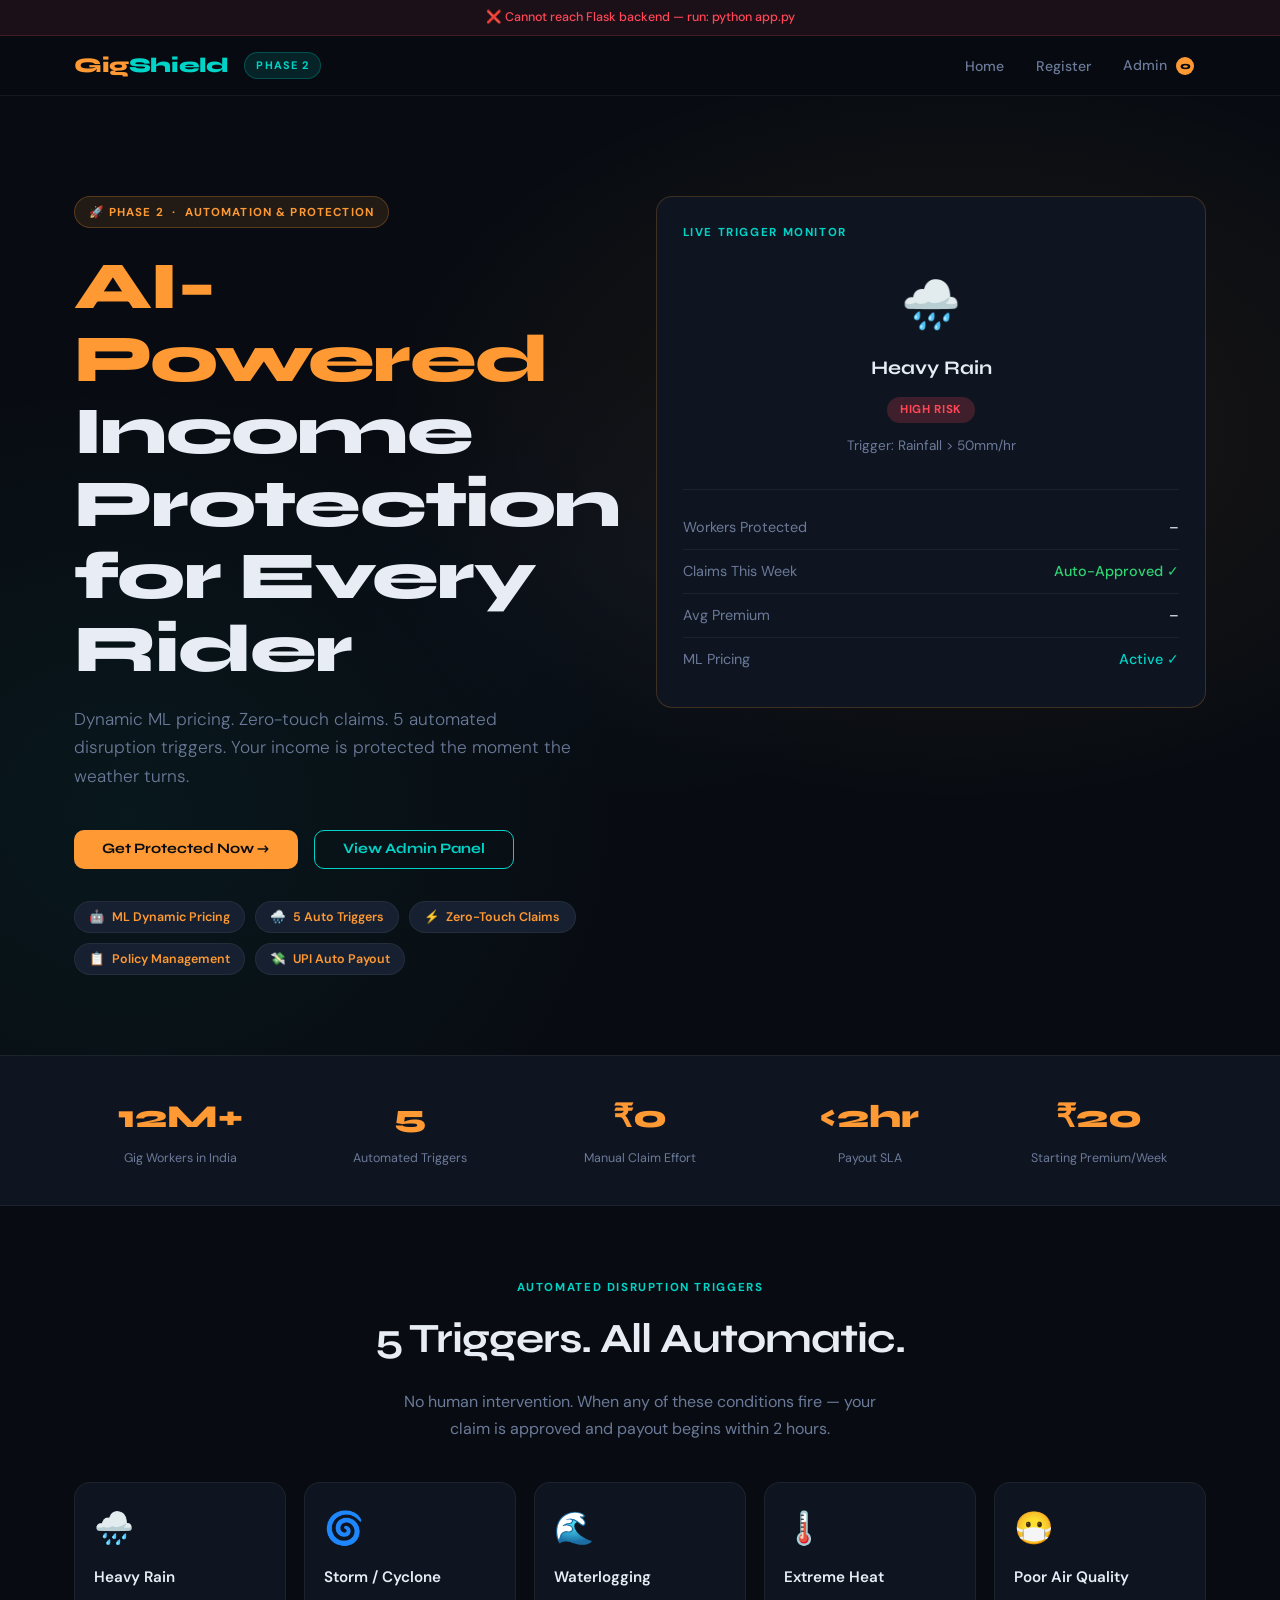
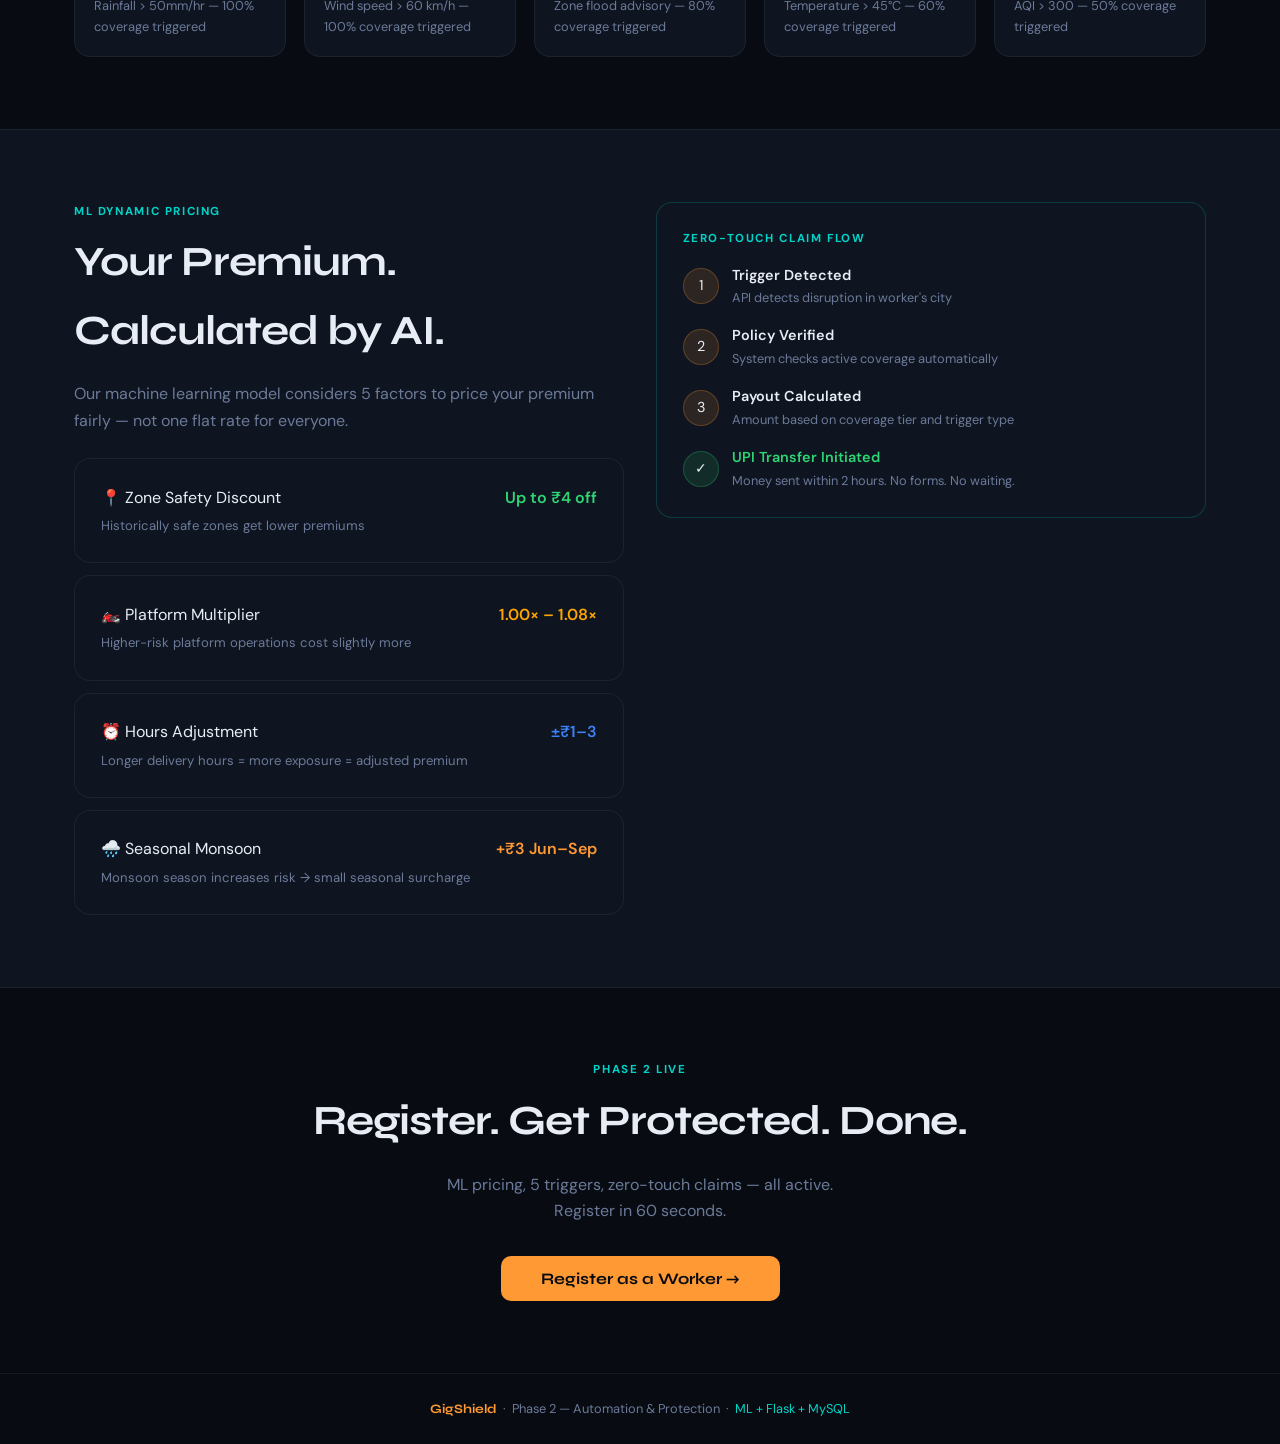
<file: gigshield_p2.html>
<!DOCTYPE html>
<html lang="en">
<head>
<meta charset="UTF-8"/>
<meta name="viewport" content="width=device-width, initial-scale=1.0"/>
<title>GigShield Phase 2 — AI Parametric Insurance</title>
<link rel="preconnect" href="https://fonts.googleapis.com"/>
<link href="https://fonts.googleapis.com/css2?family=Syne:wght@400;600;700;800&family=DM+Sans:ital,wght@0,300;0,400;0,500;1,300&display=swap" rel="stylesheet"/>
<style>
/* ── Variables ──────────────────────────────────────────── */
*,*::before,*::after{box-sizing:border-box;margin:0;padding:0}
:root{
  --bg:#080c12;--surface:#0f1520;--surface2:#172030;--surface3:#1e2a3e;
  --border:rgba(255,255,255,0.06);--border2:rgba(255,255,255,0.1);
  --saffron:#ff9933;--saffron2:#ffb366;--saffron3:rgba(255,153,51,0.15);
  --teal:#00d4c8;--teal2:rgba(0,212,200,0.12);
  --blue:#3b82f6;--blue2:rgba(59,130,246,0.12);
  --text:#e8edf5;--muted:#6b7a99;--muted2:#4a5568;
  --danger:#ff4757;--warn:#ffa502;--success:#2ed573;
  --r:16px;--r2:10px;--r3:8px;
  --glow-s:0 0 40px rgba(255,153,51,0.12);
  --shadow:0 8px 32px rgba(0,0,0,0.6);
}
html{scroll-behavior:smooth}
body{font-family:'DM Sans',sans-serif;background:var(--bg);color:var(--text);line-height:1.65;overflow-x:hidden;min-height:100vh}
h1,h2,h3,h4,h5,h6{font-family:'Syne',sans-serif;font-weight:700;letter-spacing:-.025em}
a{color:var(--saffron);text-decoration:none}
button,input,select{font-family:'DM Sans',sans-serif}

/* ── Pages ───────────────────────────────────────────────── */
.page{display:none;animation:pageIn .45s ease}
.page.active{display:block}
@keyframes pageIn{from{opacity:0;transform:translateY(18px)}to{opacity:1;transform:translateY(0)}}
@keyframes up{from{opacity:0;transform:translateY(28px)}to{opacity:1;transform:translateY(0)}}
@keyframes spin{to{transform:rotate(360deg)}}
@keyframes pulse{0%,100%{opacity:1;transform:scale(1)}50%{opacity:.5;transform:scale(.7)}}
@keyframes flash{0%{background:rgba(255,153,51,.25)}100%{background:transparent}}
@keyframes glow{0%,100%{box-shadow:0 0 20px rgba(255,153,51,.2)}50%{box-shadow:0 0 40px rgba(255,153,51,.45)}}
@keyframes countUp{from{opacity:0;transform:scale(.8)}to{opacity:1;transform:scale(1)}}
@keyframes slideRight{from{width:0}to{width:var(--w)}}

.fu{animation:up .6s ease both}
.fu1{animation-delay:.08s}.fu2{animation-delay:.18s}.fu3{animation-delay:.28s}.fu4{animation-delay:.38s}.fu5{animation-delay:.48s}

/* ── Nav ─────────────────────────────────────────────────── */
.nav{position:sticky;top:0;z-index:200;background:rgba(8,12,18,.92);backdrop-filter:blur(20px);border-bottom:1px solid var(--border);padding:.85rem 0}
.nav-inner{max-width:1180px;margin:0 auto;padding:0 1.5rem;display:flex;align-items:center;gap:1rem}
.brand{font-family:'Syne',sans-serif;font-weight:800;font-size:1.3rem;color:var(--saffron);border:none;background:none;cursor:pointer;letter-spacing:-.02em;flex-shrink:0}
.brand span{color:var(--teal)}
.phase-badge{background:rgba(0,212,200,.12);border:1px solid rgba(0,212,200,.25);color:var(--teal);font-size:.68rem;font-weight:700;letter-spacing:.1em;text-transform:uppercase;padding:.22rem .7rem;border-radius:50px;flex-shrink:0}
.nav-links{margin-left:auto;display:flex;align-items:center;gap:.5rem}
.nav-btn{color:var(--muted);font-size:.88rem;font-weight:500;cursor:pointer;background:none;border:none;padding:.4rem .75rem;border-radius:var(--r3);transition:color .2s,background .2s}
.nav-btn:hover{color:var(--text);background:var(--surface2)}
.nav-btn.active-nav{color:var(--saffron)}

/* ── Buttons ─────────────────────────────────────────────── */
.btn{display:inline-flex;align-items:center;justify-content:center;gap:.45rem;font-family:'Syne',sans-serif;font-weight:700;font-size:.9rem;padding:.7rem 1.75rem;border-radius:var(--r2);border:none;cursor:pointer;transition:all .2s;line-height:1;white-space:nowrap}
.btn-p{background:var(--saffron);color:#080c12}
.btn-p:hover:not(:disabled){background:var(--saffron2);transform:translateY(-2px);box-shadow:0 10px 28px rgba(255,153,51,.4)}
.btn-p:disabled{opacity:.5;cursor:not-allowed}
.btn-t{background:transparent;color:var(--teal);border:1.5px solid var(--teal)}
.btn-t:hover{background:var(--teal2)}
.btn-g{background:var(--surface2);color:var(--text);border:1px solid var(--border2)}
.btn-g:hover{background:var(--surface3)}
.btn-danger{background:rgba(255,71,87,.15);color:var(--danger);border:1px solid rgba(255,71,87,.3)}
.btn-danger:hover{background:rgba(255,71,87,.25)}
.btn-sm{padding:.38rem .9rem;font-size:.8rem}
.btn-xs{padding:.25rem .65rem;font-size:.74rem}
.btn-del{background:rgba(255,71,87,.1);color:var(--danger);border:1px solid rgba(255,71,87,.2);border-radius:var(--r3);padding:.28rem .65rem;font-size:.78rem;cursor:pointer;transition:background .2s;line-height:1}
.btn-del:hover{background:rgba(255,71,87,.22)}

/* ── Layout ──────────────────────────────────────────────── */
.wrap{max-width:1180px;margin:0 auto;padding:0 1.5rem}
.sec{padding:72px 0}
.g2{display:grid;grid-template-columns:1fr 1fr;gap:2rem;align-items:start}
.g3{display:grid;grid-template-columns:repeat(auto-fit,minmax(260px,1fr));gap:1.1rem}
.g4{display:grid;grid-template-columns:repeat(auto-fit,minmax(200px,1fr));gap:1rem}
@media(max-width:820px){.g2{grid-template-columns:1fr}}

/* ── Cards ───────────────────────────────────────────────── */
.card{background:var(--surface);border:1px solid var(--border);border-radius:var(--r);padding:1.6rem;transition:border-color .25s,transform .25s}
.card:hover{border-color:rgba(255,153,51,.2);transform:translateY(-3px)}
.card-flat{background:var(--surface);border:1px solid var(--border);border-radius:var(--r);padding:1.6rem}

/* ── Typography helpers ──────────────────────────────────── */
.label{font-size:.72rem;font-weight:700;letter-spacing:.14em;text-transform:uppercase;color:var(--teal);display:block;margin-bottom:.45rem}
.sec-title{font-size:clamp(1.7rem,3.5vw,2.6rem);margin-bottom:1rem}
.muted{color:var(--muted)}
.accent{color:var(--saffron)}.accent2{color:var(--teal)}
hr.div{border:none;border-top:1px solid var(--border);margin:1rem 0}

/* ── DB bar ──────────────────────────────────────────────── */
.db-bar{padding:.45rem 0;text-align:center;font-size:.78rem;font-weight:500}
.db-bar.ok{background:rgba(0,212,200,.08);border-bottom:1px solid rgba(0,212,200,.18);color:var(--teal)}
.db-bar.err{background:rgba(255,71,87,.08);border-bottom:1px solid rgba(255,71,87,.18);color:var(--danger)}
.db-bar.loading{background:rgba(255,153,51,.06);border-bottom:1px solid rgba(255,153,51,.14);color:var(--saffron)}

/* ── Toast ───────────────────────────────────────────────── */
.toast{position:fixed;top:72px;right:1.5rem;z-index:9999;padding:.85rem 1.4rem;border-radius:var(--r2);font-size:.9rem;font-weight:500;border:1px solid;max-width:380px;box-shadow:var(--shadow);animation:slideIn .3s ease}
@keyframes slideIn{from{opacity:0;transform:translateX(30px)}to{opacity:1;transform:translateX(0)}}
.toast.ok{background:rgba(46,213,115,.1);border-color:rgba(46,213,115,.3);color:var(--success)}
.toast.err{background:rgba(255,71,87,.1);border-color:rgba(255,71,87,.3);color:var(--danger)}
.toast.info{background:rgba(59,130,246,.1);border-color:rgba(59,130,246,.3);color:var(--blue)}

/* ── Spinner ─────────────────────────────────────────────── */
.spin{display:inline-block;width:16px;height:16px;border:2px solid rgba(255,153,51,.3);border-top-color:var(--saffron);border-radius:50%;animation:spin .7s linear infinite;vertical-align:middle;margin-right:.4rem}

/* ── Info rows ───────────────────────────────────────────── */
.irow{display:flex;justify-content:space-between;align-items:center;padding:.6rem 0;border-bottom:1px solid var(--border);font-size:.9rem}
.irow:last-child{border-bottom:none}
.il{color:var(--muted)}.iv{font-weight:500}

/* ── Chips ───────────────────────────────────────────────── */
.chip-s{background:rgba(255,153,51,.15);color:var(--saffron);border-radius:50px;padding:.18rem .72rem;font-size:.78rem;font-weight:700;white-space:nowrap}
.chip-t{background:rgba(0,212,200,.1);color:var(--teal);border-radius:5px;padding:.15rem .6rem;font-size:.78rem;white-space:nowrap}
.chip-g{background:rgba(46,213,115,.1);color:var(--success);border-radius:5px;padding:.15rem .6rem;font-size:.78rem;font-weight:600}
.chip-r{background:rgba(255,71,87,.1);color:var(--danger);border-radius:5px;padding:.15rem .6rem;font-size:.78rem;font-weight:600}
.chip-b{background:rgba(59,130,246,.1);color:var(--blue);border-radius:5px;padding:.15rem .6rem;font-size:.78rem;font-weight:600}

/* ── Live dot ────────────────────────────────────────────── */
.ldot{display:inline-block;width:7px;height:7px;border-radius:50%;background:var(--success);margin-right:.4rem;animation:pulse 1.4s infinite;vertical-align:middle}

/* ── New row flash ───────────────────────────────────────── */
.new-row{animation:flash 2.5s ease forwards}

/* ════════════════════════════════════════════════════════════
   PAGE 1 — LANDING
════════════════════════════════════════════════════════════ */
.hero{position:relative;padding:100px 0 80px;overflow:hidden}
.hero::before{content:'';position:absolute;inset:0;pointer-events:none;
  background:
    radial-gradient(ellipse 70% 60% at 75% 35%,rgba(255,153,51,.08) 0%,transparent 65%),
    radial-gradient(ellipse 60% 70% at 10% 75%,rgba(0,212,200,.06) 0%,transparent 65%),
    radial-gradient(ellipse 40% 40% at 50% 50%,rgba(59,130,246,.04) 0%,transparent 60%)}
.hero-badge{display:inline-flex;align-items:center;gap:.4rem;background:rgba(255,153,51,.1);border:1px solid rgba(255,153,51,.25);color:var(--saffron);font-size:.72rem;font-weight:700;letter-spacing:.1em;text-transform:uppercase;padding:.32rem .9rem;border-radius:50px;margin-bottom:1.4rem}
.hero-title{font-size:clamp(2.4rem,5.5vw,4.2rem);font-weight:800;line-height:1.08;margin-bottom:1.2rem}
.hero-sub{font-size:1.08rem;color:var(--muted);max-width:500px;margin-bottom:2.5rem;font-weight:300}
.hero-btns{display:flex;gap:1rem;flex-wrap:wrap}

/* Phase 2 feature pills */
.feat-pills{display:flex;gap:.6rem;flex-wrap:wrap;margin-top:2rem}
.feat-pill{background:var(--surface2);border:1px solid var(--border);border-radius:50px;padding:.3rem .9rem;font-size:.78rem;color:var(--muted);display:flex;align-items:center;gap:.4rem}
.feat-pill span{color:var(--saffron);font-weight:600}

/* Stats */
.stats-bar{background:var(--surface);border-top:1px solid var(--border);border-bottom:1px solid var(--border);padding:2.2rem 0}
.stats-g{display:grid;grid-template-columns:repeat(5,1fr);gap:1rem;text-align:center}
@media(max-width:700px){.stats-g{grid-template-columns:repeat(3,1fr)}}
.snum{font-family:'Syne',sans-serif;font-size:2rem;font-weight:800;color:var(--saffron);display:block}
.slbl{font-size:.78rem;color:var(--muted)}

/* Step */
.snum-badge{width:40px;height:40px;border-radius:50%;flex-shrink:0;background:rgba(255,153,51,.1);border:1px solid rgba(255,153,51,.25);display:flex;align-items:center;justify-content:center;font-family:'Syne',sans-serif;font-weight:800;color:var(--saffron)}

/* Trigger cards */
.trigger-card{background:var(--surface);border:1px solid var(--border);border-radius:var(--r);padding:1.2rem;transition:all .25s;cursor:default}
.trigger-card:hover{border-color:rgba(255,153,51,.3);transform:translateY(-2px)}
.t-icon{font-size:2rem;margin-bottom:.6rem;display:block}
.t-title{font-size:.95rem;font-weight:600;margin-bottom:.3rem}
.t-desc{font-size:.8rem;color:var(--muted)}

/* ════════════════════════════════════════════════════════════
   PAGE 2 — REGISTER
════════════════════════════════════════════════════════════ */
.reg-page{min-height:calc(100vh - 100px);display:flex;align-items:flex-start;padding:50px 0 80px}
.reg-grid{display:grid;grid-template-columns:1fr 420px;gap:2rem;align-items:start}
@media(max-width:900px){.reg-grid{grid-template-columns:1fr}}
.form-card{background:var(--surface);border:1px solid var(--border);border-radius:20px;padding:2.4rem 2.6rem;box-shadow:var(--shadow),var(--glow-s)}
@media(max-width:600px){.form-card{padding:1.7rem 1.4rem}}
.field{margin-bottom:1rem}
.field label{display:block;font-size:.8rem;font-weight:600;color:var(--muted);margin-bottom:.38rem;letter-spacing:.04em}
.field input,.field select{width:100%;background:var(--surface2);border:1px solid var(--border2);color:var(--text);border-radius:var(--r2);padding:.7rem 1rem;font-size:.94rem;outline:none;transition:border-color .2s,box-shadow .2s;appearance:none}
.field input:focus,.field select:focus{border-color:var(--saffron);box-shadow:0 0 0 3px rgba(255,153,51,.12)}
.field input::placeholder{color:var(--muted2)}
.field select option{background:var(--surface2);color:var(--text)}
.field-row{display:grid;grid-template-columns:1fr 1fr;gap:1rem}

/* ML Pricing panel */
.pricing-panel{background:var(--surface);border:1px solid var(--border);border-radius:var(--r);padding:1.4rem;position:sticky;top:80px}
.pricing-loading{text-align:center;padding:2rem;color:var(--muted);font-size:.88rem}
.pricing-breakdown{display:flex;flex-direction:column;gap:.5rem}
.pb-row{display:flex;justify-content:space-between;font-size:.85rem;padding:.35rem 0;border-bottom:1px solid var(--border)}
.pb-row:last-child{border-bottom:none;font-weight:700;font-size:.95rem}
.pb-label{color:var(--muted)}
.pb-val{font-weight:500}
.final-premium{text-align:center;margin:1rem 0;padding:1rem;background:var(--saffron3);border:1px solid rgba(255,153,51,.3);border-radius:var(--r2);animation:glow 2s infinite}
.fp-amt{font-family:'Syne',sans-serif;font-size:2.8rem;font-weight:800;color:var(--saffron);display:block;line-height:1}
.fp-lbl{font-size:.8rem;color:var(--muted);margin-top:.2rem}
.risk-meter{margin-top:.8rem}
.rm-label{font-size:.74rem;color:var(--muted);margin-bottom:.35rem;display:flex;justify-content:space-between}
.rm-bar{height:6px;background:var(--surface3);border-radius:3px;overflow:hidden}
.rm-fill{height:100%;border-radius:3px;transition:width .5s ease}
.savings-badge{background:rgba(46,213,115,.1);border:1px solid rgba(46,213,115,.25);border-radius:var(--r2);padding:.5rem .8rem;text-align:center;font-size:.8rem;color:var(--success);margin-top:.7rem}

/* ════════════════════════════════════════════════════════════
   PAGE 3 — DASHBOARD
════════════════════════════════════════════════════════════ */
.dash-page{padding:50px 0 80px}
.dash-grid{display:grid;grid-template-columns:360px 1fr;gap:1.4rem}
@media(max-width:960px){.dash-grid{grid-template-columns:1fr}}
.avatar{width:64px;height:64px;border-radius:50%;flex-shrink:0;background:linear-gradient(135deg,var(--saffron),var(--teal));display:flex;align-items:center;justify-content:center;font-family:'Syne',sans-serif;font-weight:800;font-size:1.4rem;color:#080c12}
.premium-block{background:linear-gradient(135deg,rgba(255,153,51,.16),rgba(255,153,51,.03));border:1px solid rgba(255,153,51,.3);border-radius:var(--r);padding:1.5rem;text-align:center;margin-top:1rem;animation:glow 3s infinite}
.p-amt{font-family:'Syne',sans-serif;font-size:3rem;font-weight:800;color:var(--saffron);line-height:1;display:block}
.p-lbl{font-size:.8rem;color:var(--muted);margin-top:.25rem}

/* Disruption monitor */
.disrupt-card{border-radius:var(--r);padding:1.5rem;border:1px solid var(--border);margin-bottom:1rem;transition:all .4s}
.disrupt-card.high{background:rgba(255,71,87,.07);border-color:rgba(255,71,87,.3)}
.disrupt-card.medium{background:rgba(255,165,2,.07);border-color:rgba(255,165,2,.3)}
.disrupt-card.low{background:rgba(46,213,115,.06);border-color:rgba(46,213,115,.25)}
.d-top{display:flex;align-items:flex-start;justify-content:space-between;gap:1rem;flex-wrap:wrap}
.d-icon{font-size:2.8rem;line-height:1}
.d-pill{display:inline-block;padding:.22rem .8rem;border-radius:50px;font-size:.72rem;font-weight:700;letter-spacing:.06em;text-transform:uppercase;margin-top:.3rem}
.d-pill.high{background:rgba(255,71,87,.2);color:var(--danger)}
.d-pill.medium{background:rgba(255,165,2,.2);color:var(--warn)}
.d-pill.low{background:rgba(46,213,115,.18);color:var(--success)}
.d-msg{font-size:.87rem;margin-top:.9rem;opacity:.88;line-height:1.6}

/* Active triggers list */
.trigger-list{display:flex;gap:.5rem;flex-wrap:wrap;margin-top:.75rem}
.t-tag{background:rgba(255,71,87,.12);border:1px solid rgba(255,71,87,.25);color:var(--danger);border-radius:50px;padding:.18rem .7rem;font-size:.74rem;font-weight:600}

/* Claim button */
.claim-section{margin-top:1rem;padding:1.2rem;background:var(--surface2);border-radius:var(--r2);border:1px solid var(--border)}

/* ════════════════════════════════════════════════════════════
   PAGE 4 — POLICY
════════════════════════════════════════════════════════════ */
.policy-page{padding:50px 0 80px}
.policy-header{background:linear-gradient(135deg,var(--surface),var(--surface2));border:1px solid var(--border);border-radius:var(--r);padding:2rem;margin-bottom:1.5rem;position:relative;overflow:hidden}
.policy-header::before{content:'';position:absolute;top:-30px;right:-30px;width:150px;height:150px;background:radial-gradient(circle,rgba(255,153,51,.1),transparent 70%)}
.policy-num{font-family:'Syne',sans-serif;font-size:1.6rem;font-weight:800;color:var(--saffron)}
.policy-status{display:inline-flex;align-items:center;gap:.4rem;background:rgba(46,213,115,.12);border:1px solid rgba(46,213,115,.25);color:var(--success);font-size:.78rem;font-weight:700;padding:.3rem .8rem;border-radius:50px}
.trigger-grid{display:grid;grid-template-columns:repeat(auto-fit,minmax(200px,1fr));gap:.85rem;margin-top:1rem}
.trigger-item{background:var(--surface2);border:1px solid var(--border);border-radius:var(--r2);padding:1rem;display:flex;align-items:flex-start;gap:.75rem}
.ti-icon{font-size:1.6rem;flex-shrink:0}
.ti-label{font-size:.85rem;font-weight:600;margin-bottom:.15rem}
.ti-threshold{font-size:.75rem;color:var(--muted)}

/* ════════════════════════════════════════════════════════════
   PAGE 5 — CLAIMS
════════════════════════════════════════════════════════════ */
.claims-page{padding:50px 0 80px}
.claim-card{background:var(--surface);border:1px solid var(--border);border-radius:var(--r);padding:1.4rem;margin-bottom:.85rem;transition:border-color .2s}
.claim-card:hover{border-color:rgba(255,153,51,.2)}
.claim-header{display:flex;justify-content:space-between;align-items:flex-start;flex-wrap:wrap;gap:.75rem;margin-bottom:.85rem}
.claim-id{font-family:'Syne',sans-serif;font-weight:700;font-size:1rem;color:var(--saffron)}
.claim-amount{font-family:'Syne',sans-serif;font-size:1.6rem;font-weight:800;color:var(--success)}
.payout-bar{margin-top:.75rem}
.pb-label-row{display:flex;justify-content:space-between;font-size:.75rem;color:var(--muted);margin-bottom:.3rem}
.pb-track{height:5px;background:var(--surface3);border-radius:3px;overflow:hidden}
.pb-fill{height:100%;background:linear-gradient(90deg,var(--saffron),var(--saffron2));border-radius:3px;transition:width .6s ease}

/* Zero-touch banner */
.zt-banner{background:linear-gradient(135deg,rgba(46,213,115,.1),rgba(0,212,200,.08));border:1px solid rgba(46,213,115,.2);border-radius:var(--r);padding:1.4rem;margin-bottom:1.5rem;display:flex;align-items:center;gap:1rem;flex-wrap:wrap}
.zt-icon{font-size:2.5rem;flex-shrink:0}
.zt-title{font-family:'Syne',sans-serif;font-weight:700;font-size:1.1rem;margin-bottom:.2rem}
.zt-desc{font-size:.85rem;color:var(--muted)}

/* ════════════════════════════════════════════════════════════
   PAGE 6 — ADMIN
════════════════════════════════════════════════════════════ */
.admin-page{padding:50px 0 80px}
.admin-stat{display:grid;grid-template-columns:repeat(4,1fr);gap:1rem;margin-bottom:2rem}
@media(max-width:780px){.admin-stat{grid-template-columns:repeat(2,1fr)}}
.as-card{background:var(--surface);border:1px solid var(--border);border-radius:var(--r);padding:1.3rem;text-align:center}
.as-big{font-family:'Syne',sans-serif;font-size:2.3rem;font-weight:800;display:block;line-height:1.1;animation:countUp .5s ease}
.as-lbl{font-size:.78rem;color:var(--muted);margin-top:.2rem;display:block}
.table-wrap{background:var(--surface);border:1px solid var(--border);border-radius:var(--r);overflow:hidden}
.t-head{display:flex;align-items:center;justify-content:space-between;padding:1.1rem 1.4rem;border-bottom:1px solid var(--border);flex-wrap:wrap;gap:.75rem}
table{width:100%;border-collapse:collapse}
thead th{background:var(--surface2);color:var(--muted);font-size:.7rem;letter-spacing:.1em;text-transform:uppercase;font-weight:700;padding:.75rem 1rem;text-align:left;white-space:nowrap}
tbody tr{border-bottom:1px solid var(--border);transition:background .15s}
tbody tr:last-child{border-bottom:none}
tbody tr:hover{background:rgba(255,255,255,.018)}
tbody td{padding:.8rem 1rem;font-size:.88rem;vertical-align:middle}
.empty-s{text-align:center;padding:3.5rem;color:var(--muted)}
.empty-s .ei{font-size:2.8rem;margin-bottom:.9rem;display:block}
.tier-ref{display:flex;gap:.65rem;flex-wrap:wrap;margin-top:1.2rem}
.tier-i{background:var(--surface);border:1px solid var(--border);border-radius:var(--r2);padding:.48rem .95rem;font-size:.8rem}

/* Footer */
footer{border-top:1px solid var(--border);padding:1.5rem 0;text-align:center;font-size:.8rem;color:var(--muted)}
.bf{font-family:'Syne',sans-serif;font-weight:700;color:var(--saffron)}

/* Scrollbar */
::-webkit-scrollbar{width:5px}::-webkit-scrollbar-track{background:var(--bg)}::-webkit-scrollbar-thumb{background:var(--surface3);border-radius:3px}
</style>
</head>
<body>

<!-- DB BAR -->
<div class="db-bar loading" id="db-bar"><span class="spin"></span> Connecting to GigShield backend…</div>

<!-- NAV -->
<nav class="nav">
  <div class="nav-inner">
    <button class="brand" onclick="go('home')">Gig<span>Shield</span></button>
    <span class="phase-badge">Phase 2</span>
    <div class="nav-links">
      <button class="nav-btn" onclick="go('home')">Home</button>
      <button class="nav-btn" onclick="go('register')">Register</button>
      <button class="nav-btn" onclick="go('policy')" id="nav-policy" style="display:none">Policy</button>
      <button class="nav-btn" onclick="go('claims')" id="nav-claims" style="display:none">Claims</button>
      <button class="nav-btn" onclick="go('admin')">
        Admin
        <span id="nav-badge" style="display:inline-flex;align-items:center;justify-content:center;background:var(--saffron);color:#080c12;font-family:'Syne',sans-serif;font-weight:800;font-size:.64rem;width:18px;height:18px;border-radius:50%;margin-left:.3rem;vertical-align:middle;line-height:1">0</span>
      </button>
    </div>
  </div>
</nav>

<div id="toast" class="toast" style="display:none"></div>

<!-- ══════════════════ PAGE 1 — HOME ══════════════════════ -->
<div id="page-home" class="page active">

  <!-- Hero -->
  <section class="hero">
    <div class="wrap">
      <div class="g2">
        <div class="fu">
          <div class="hero-badge">🚀 Phase 2 &nbsp;·&nbsp; Automation &amp; Protection</div>
          <h1 class="hero-title">
            <span class="accent">AI-Powered</span><br>
            Income Protection<br>
            for Every Rider
          </h1>
          <p class="hero-sub">Dynamic ML pricing. Zero-touch claims. 5 automated disruption triggers. Your income is protected the moment the weather turns.</p>
          <div class="hero-btns">
            <button class="btn btn-p" onclick="go('register')">Get Protected Now →</button>
            <button class="btn btn-t" onclick="go('admin')">View Admin Panel</button>
          </div>
          <div class="feat-pills">
            <div class="feat-pill">🤖 <span>ML Dynamic Pricing</span></div>
            <div class="feat-pill">🌧️ <span>5 Auto Triggers</span></div>
            <div class="feat-pill">⚡ <span>Zero-Touch Claims</span></div>
            <div class="feat-pill">📋 <span>Policy Management</span></div>
            <div class="feat-pill">💸 <span>UPI Auto Payout</span></div>
          </div>
        </div>
        <!-- Right: live trigger monitor -->
        <div class="fu fu2">
          <div class="card-flat" style="border-color:rgba(255,153,51,.2)">
            <div class="label">Live Trigger Monitor</div>
            <div id="home-trigger-display" style="text-align:center;padding:1rem 0">
              <div style="font-size:3rem">🌧️</div>
              <div style="font-family:'Syne',sans-serif;font-weight:700;font-size:1.2rem;margin:.5rem 0">Heavy Rain</div>
              <span class="d-pill high">High Risk</span>
              <p class="muted" style="font-size:.85rem;margin-top:.75rem">Trigger: Rainfall > 50mm/hr</p>
            </div>
            <hr class="div"/>
            <div class="irow"><span class="il">Workers Protected</span><span class="iv" id="home-workers">–</span></div>
            <div class="irow"><span class="il">Claims This Week</span><span class="iv" style="color:var(--success)">Auto-Approved ✓</span></div>
            <div class="irow"><span class="il">Avg Premium</span><span class="iv" id="home-avg">–</span></div>
            <div class="irow"><span class="il">ML Pricing</span><span class="iv" style="color:var(--teal)">Active ✓</span></div>
          </div>
        </div>
      </div>
    </div>
  </section>

  <!-- Stats -->
  <div class="stats-bar">
    <div class="wrap">
      <div class="stats-g">
        <div class="fu fu1"><span class="snum">12M+</span><span class="slbl">Gig Workers in India</span></div>
        <div class="fu fu2"><span class="snum">5</span><span class="slbl">Automated Triggers</span></div>
        <div class="fu fu3"><span class="snum">₹0</span><span class="slbl">Manual Claim Effort</span></div>
        <div class="fu fu4"><span class="snum">&lt;2hr</span><span class="slbl">Payout SLA</span></div>
        <div class="fu fu5"><span class="snum">₹20</span><span class="slbl">Starting Premium/Week</span></div>
      </div>
    </div>
  </div>

  <!-- 5 Triggers -->
  <section class="sec">
    <div class="wrap">
      <div style="text-align:center;margin-bottom:2.5rem">
        <span class="label">Automated Disruption Triggers</span>
        <h2 class="sec-title">5 Triggers. All Automatic.</h2>
        <p class="muted" style="max-width:500px;margin:0 auto">No human intervention. When any of these conditions fire — your claim is approved and payout begins within 2 hours.</p>
      </div>
      <div class="g3" style="grid-template-columns:repeat(auto-fit,minmax(200px,1fr))">
        <div class="trigger-card fu fu1"><span class="t-icon">🌧️</span><div class="t-title">Heavy Rain</div><div class="t-desc">Rainfall &gt; 50mm/hr — 100% coverage triggered</div></div>
        <div class="trigger-card fu fu2"><span class="t-icon">🌀</span><div class="t-title">Storm / Cyclone</div><div class="t-desc">Wind speed &gt; 60 km/h — 100% coverage triggered</div></div>
        <div class="trigger-card fu fu3"><span class="t-icon">🌊</span><div class="t-title">Waterlogging</div><div class="t-desc">Zone flood advisory — 80% coverage triggered</div></div>
        <div class="trigger-card fu fu4"><span class="t-icon">🌡️</span><div class="t-title">Extreme Heat</div><div class="t-desc">Temperature &gt; 45°C — 60% coverage triggered</div></div>
        <div class="trigger-card fu fu5"><span class="t-icon">😷</span><div class="t-title">Poor Air Quality</div><div class="t-desc">AQI &gt; 300 — 50% coverage triggered</div></div>
      </div>
    </div>
  </section>

  <!-- ML Pricing -->
  <section class="sec" style="background:var(--surface);border-top:1px solid var(--border);border-bottom:1px solid var(--border)">
    <div class="wrap">
      <div class="g2">
        <div class="fu">
          <span class="label">ML Dynamic Pricing</span>
          <h2 class="sec-title">Your Premium. Calculated by AI.</h2>
          <p class="muted" style="margin-bottom:1.5rem">Our machine learning model considers 5 factors to price your premium fairly — not one flat rate for everyone.</p>
          <div style="display:flex;flex-direction:column;gap:.75rem">
            <div class="card-flat"><div style="display:flex;justify-content:space-between;align-items:center"><span>📍 Zone Safety Discount</span><span style="color:var(--success);font-weight:600">Up to ₹4 off</span></div><div class="muted" style="font-size:.82rem;margin-top:.25rem">Historically safe zones get lower premiums</div></div>
            <div class="card-flat"><div style="display:flex;justify-content:space-between;align-items:center"><span>🏍️ Platform Multiplier</span><span style="color:var(--warn);font-weight:600">1.00× – 1.08×</span></div><div class="muted" style="font-size:.82rem;margin-top:.25rem">Higher-risk platform operations cost slightly more</div></div>
            <div class="card-flat"><div style="display:flex;justify-content:space-between;align-items:center"><span>⏰ Hours Adjustment</span><span style="color:var(--blue);font-weight:600">±₹1–3</span></div><div class="muted" style="font-size:.82rem;margin-top:.25rem">Longer delivery hours = more exposure = adjusted premium</div></div>
            <div class="card-flat"><div style="display:flex;justify-content:space-between;align-items:center"><span>🌧️ Seasonal Monsoon</span><span style="color:var(--saffron);font-weight:600">+₹3 Jun–Sep</span></div><div class="muted" style="font-size:.82rem;margin-top:.25rem">Monsoon season increases risk → small seasonal surcharge</div></div>
          </div>
        </div>
        <div class="fu fu2">
          <div class="card-flat" style="border-color:rgba(0,212,200,.2)">
            <div class="label" style="margin-bottom:1rem">Zero-Touch Claim Flow</div>
            <div style="display:flex;flex-direction:column;gap:1rem">
              <div style="display:flex;align-items:center;gap:.85rem"><div style="width:36px;height:36px;border-radius:50%;background:rgba(255,153,51,.12);border:1px solid rgba(255,153,51,.25);display:flex;align-items:center;justify-content:center;font-size:.9rem;flex-shrink:0">1</div><div><div style="font-weight:600;font-size:.9rem">Trigger Detected</div><div class="muted" style="font-size:.8rem">API detects disruption in worker's city</div></div></div>
              <div style="display:flex;align-items:center;gap:.85rem"><div style="width:36px;height:36px;border-radius:50%;background:rgba(255,153,51,.12);border:1px solid rgba(255,153,51,.25);display:flex;align-items:center;justify-content:center;font-size:.9rem;flex-shrink:0">2</div><div><div style="font-weight:600;font-size:.9rem">Policy Verified</div><div class="muted" style="font-size:.8rem">System checks active coverage automatically</div></div></div>
              <div style="display:flex;align-items:center;gap:.85rem"><div style="width:36px;height:36px;border-radius:50%;background:rgba(255,153,51,.12);border:1px solid rgba(255,153,51,.25);display:flex;align-items:center;justify-content:center;font-size:.9rem;flex-shrink:0">3</div><div><div style="font-weight:600;font-size:.9rem">Payout Calculated</div><div class="muted" style="font-size:.8rem">Amount based on coverage tier and trigger type</div></div></div>
              <div style="display:flex;align-items:center;gap:.85rem"><div style="width:36px;height:36px;border-radius:50%;background:rgba(46,213,115,.12);border:1px solid rgba(46,213,115,.25);display:flex;align-items:center;justify-content:center;font-size:.9rem;flex-shrink:0">✓</div><div><div style="font-weight:600;font-size:.9rem;color:var(--success)">UPI Transfer Initiated</div><div class="muted" style="font-size:.8rem">Money sent within 2 hours. No forms. No waiting.</div></div></div>
            </div>
          </div>
        </div>
      </div>
    </div>
  </section>

  <!-- CTA -->
  <section class="sec" style="text-align:center">
    <div class="wrap fu">
      <span class="label" style="display:block;margin-bottom:.5rem">Phase 2 Live</span>
      <h2 class="sec-title">Register. Get Protected. Done.</h2>
      <p class="muted" style="max-width:420px;margin:.5rem auto 2rem">ML pricing, 5 triggers, zero-touch claims — all active. Register in 60 seconds.</p>
      <button class="btn btn-p" style="font-size:1rem;padding:.9rem 2.5rem" onclick="go('register')">Register as a Worker →</button>
    </div>
  </section>

  <footer><div class="wrap"><span class="bf">GigShield</span> &nbsp;·&nbsp; Phase 2 — Automation &amp; Protection &nbsp;·&nbsp; <span style="color:var(--teal)">ML + Flask + MySQL</span></div></footer>
</div>

<!-- ══════════════════ PAGE 2 — REGISTER ══════════════════ -->
<div id="page-register" class="page">
  <div class="reg-page">
    <div class="wrap">
      <div style="margin-bottom:1.8rem">
        <span class="label">Worker Registration</span>
        <h2 class="sec-title" style="margin-bottom:.4rem">Register &amp; See Your AI-Priced Premium</h2>
        <p class="muted">Fill in your details — our ML model calculates your personalised premium in real-time.</p>
      </div>
      <div class="reg-grid">

        <!-- Form -->
        <div class="form-card">
          <div class="field">
            <label for="f-name">Full Name</label>
            <input type="text" id="f-name" placeholder="e.g. Ravi Kumar" autocomplete="off" oninput="debouncePricing()"/>
          </div>
          <div class="field-row">
            <div class="field">
              <label for="f-city">City</label>
              <select id="f-city" onchange="fetchPricing()">
                <option value="" disabled selected>Select city</option>
                <option>Mumbai</option><option>Delhi</option><option>Bengaluru</option>
                <option>Chennai</option><option>Hyderabad</option><option>Kolkata</option>
                <option>Pune</option><option>Ahmedabad</option><option>Jaipur</option><option>Surat</option>
              </select>
            </div>
            <div class="field">
              <label for="f-platform">Platform</label>
              <select id="f-platform" onchange="fetchPricing()">
                <option value="" disabled selected>Select platform</option>
                <option>Swiggy</option><option>Zomato</option><option>Amazon</option>
                <option>Blinkit</option><option>Zepto</option><option>Dunzo</option><option>Other</option>
              </select>
            </div>
          </div>
          <div class="field-row">
            <div class="field">
              <label for="f-income">Avg Daily Income (₹)</label>
              <input type="number" id="f-income" placeholder="e.g. 950" min="1" oninput="fetchPricing()"/>
            </div>
            <div class="field">
              <label for="f-hours">Hours / Day</label>
              <input type="number" id="f-hours" placeholder="8" min="1" max="18" value="8" oninput="fetchPricing()"/>
            </div>
          </div>
          <button class="btn btn-p" id="reg-btn" style="width:100%;margin-top:.75rem;padding:.82rem" onclick="submitReg()">
            Register with AI Premium →
          </button>
          <p style="font-size:.74rem;color:var(--muted);text-align:center;margin-top:1rem">
            🔒 Stored securely in MySQL · Premium calculated by ML model
          </p>
        </div>

        <!-- ML Pricing Panel -->
        <div class="pricing-panel" id="pricing-panel">
          <div class="label">🤖 AI Premium Calculator</div>
          <div class="pricing-loading" id="pricing-loading">Fill in your details to see your personalised premium</div>
          <div id="pricing-result" style="display:none">
            <div class="final-premium">
              <span class="fp-amt" id="fp-amount">₹–</span>
              <div class="fp-lbl">per week · <span id="fp-plan">–</span> Plan</div>
            </div>
            <div class="risk-meter">
              <div class="rm-label"><span>Zone Risk Score</span><span id="rm-score">–%</span></div>
              <div class="rm-bar"><div class="rm-fill" id="rm-fill" style="width:0%;background:var(--saffron)"></div></div>
            </div>
            <div class="savings-badge" id="savings-badge" style="display:none">
              💚 You save ₹<span id="savings-amt">0</span>/week vs flat rate — safe zone discount!
            </div>
            <hr class="div" style="margin:1rem 0"/>
            <div class="label" style="margin-bottom:.6rem">Breakdown</div>
            <div class="pricing-breakdown" id="pricing-breakdown"></div>
            <hr class="div" style="margin:.8rem 0"/>
            <div style="font-size:.8rem;color:var(--muted)">
              Coverage up to <strong style="color:var(--saffron)" id="fp-coverage">₹–</strong>/week
            </div>
          </div>
        </div>

      </div>
    </div>
  </div>
  <footer><div class="wrap"><span class="bf">GigShield</span> &nbsp;·&nbsp; Phase 2</div></footer>
</div>

<!-- ══════════════════ PAGE 3 — DASHBOARD ════════════════ -->
<div id="page-dashboard" class="page">
  <div class="dash-page">
    <div class="wrap">
      <div class="fu" style="margin-bottom:1.8rem">
        <span class="label">Worker Dashboard</span>
        <h2 class="sec-title" id="dash-greeting">Welcome 👋</h2>
        <p class="muted">Your insurance overview, live disruption monitor, and zero-touch claims.</p>
      </div>
      <div class="dash-grid">

        <!-- LEFT -->
        <div>
          <!-- Profile -->
          <div class="card-flat fu fu1" style="margin-bottom:1rem">
            <div style="display:flex;align-items:center;gap:1rem;margin-bottom:1.2rem">
              <div class="avatar" id="d-avatar">R</div>
              <div><h5 id="d-name" style="font-size:1.1rem;margin-bottom:.1rem">–</h5><span class="muted" style="font-size:.8rem" id="d-id">–</span></div>
            </div>
            <div class="irow"><span class="il">City</span><span class="iv" id="d-city">–</span></div>
            <div class="irow"><span class="il">Platform</span><span class="iv" id="d-platform">–</span></div>
            <div class="irow"><span class="il">Daily Income</span><span class="iv" id="d-income">–</span></div>
            <div class="irow"><span class="il">Hours/Day</span><span class="iv" id="d-hours">–</span></div>
            <div class="irow"><span class="il">Plan</span><span class="iv" style="color:var(--teal)" id="d-plan">–</span></div>
          </div>
          <!-- Premium -->
          <div class="premium-block fu fu2">
            <div style="font-size:.7rem;color:var(--muted);letter-spacing:.1em;text-transform:uppercase;font-weight:700;margin-bottom:.6rem">AI-Calculated Weekly Premium</div>
            <span class="p-amt" id="d-premium">₹–</span>
            <div class="p-lbl">per week · auto-deducted</div>
            <hr class="div" style="border-color:rgba(255,153,51,.2);margin:.85rem 0"/>
            <div style="font-size:.83rem;color:var(--muted)">Coverage up to <span style="color:var(--saffron);font-weight:700" id="d-coverage">₹–</span>/week</div>
            <div style="margin-top:.85rem;display:flex;gap:.5rem;justify-content:center;flex-wrap:wrap">
              <button class="btn btn-t btn-sm" onclick="go('policy')">View Policy</button>
              <button class="btn btn-g btn-sm" onclick="go('claims')">Claims History</button>
            </div>
          </div>
        </div>

        <!-- RIGHT -->
        <div>
          <!-- Disruption monitor -->
          <div class="disrupt-card fu fu2" id="d-disrupt-card">
            <div class="d-top">
              <div>
                <div style="font-size:.7rem;color:var(--muted);text-transform:uppercase;letter-spacing:.1em;font-weight:700;margin-bottom:.55rem">
                  Live Disruption Monitor — <span id="d-city2">–</span>
                </div>
                <div style="display:flex;align-items:center;gap:.9rem">
                  <span id="d-icon" style="font-size:2.8rem;line-height:1">⏳</span>
                  <div>
                    <h4 id="d-condition" style="margin:0;font-size:1.35rem">Loading…</h4>
                    <span class="d-pill" id="d-pill">–</span>
                  </div>
                </div>
                <div class="trigger-list" id="d-trigger-list"></div>
              </div>
              <div style="text-align:right;flex-shrink:0">
                <div style="font-size:.7rem;color:var(--muted);margin-bottom:.3rem">Coverage Status</div>
                <div id="d-status-text" style="font-family:'Syne',sans-serif;font-weight:700;font-size:.95rem">–</div>
                <div id="d-status-sub" style="font-size:.76rem;color:var(--muted)">–</div>
              </div>
            </div>
            <p id="d-msg" class="d-msg">–</p>
          </div>

          <!-- Zero-touch claim section -->
          <div class="claim-section fu fu3" id="claim-section">
            <div style="display:flex;align-items:center;justify-content:space-between;flex-wrap:wrap;gap:.75rem;margin-bottom:.75rem">
              <div>
                <div style="font-weight:600;font-size:.95rem">Zero-Touch Claim</div>
                <div class="muted" style="font-size:.82rem">Claim is processed automatically when a trigger fires</div>
              </div>
              <button class="btn btn-p btn-sm" id="claim-btn" onclick="submitClaim()">
                ⚡ Trigger Claim
              </button>
            </div>
            <div id="claim-result" style="display:none"></div>
          </div>

          <!-- Coverage summary -->
          <div class="card-flat fu fu4" style="margin-top:1rem">
            <h5 style="margin-bottom:1rem;font-size:.95rem">Coverage Summary</h5>
            <div class="irow"><span class="il">Policy Type</span><span class="iv">Parametric Income Protection</span></div>
            <div class="irow"><span class="il">ML Pricing</span><span class="iv" style="color:var(--teal)">Active ✓</span></div>
            <div class="irow"><span class="il">Claim Process</span><span class="iv" style="color:var(--success)">Zero-Touch Automatic</span></div>
            <div class="irow"><span class="il">Payout SLA</span><span class="iv">&lt; 2 hours</span></div>
            <div class="irow"><span class="il">Active Triggers</span><span class="iv">5 automated</span></div>
            <div class="irow"><span class="il">Status</span><span class="iv" style="color:var(--success)">✓ Active</span></div>
          </div>
        </div>

      </div>
      <p style="text-align:center;font-size:.76rem;color:var(--muted);margin-top:1.8rem">
        🔄 Disruption monitor refreshes from Python backend on every visit &nbsp;|&nbsp;
        <button style="background:none;border:none;color:var(--saffron);cursor:pointer;font-size:.76px;font-family:'DM Sans',sans-serif;text-decoration:underline" onclick="refreshDisruptions()">Refresh now</button>
      </p>
    </div>
  </div>
  <footer><div class="wrap"><span class="bf">GigShield</span> &nbsp;·&nbsp; Worker Dashboard &nbsp;·&nbsp; <span style="color:var(--teal)">Phase 2</span></div></footer>
</div>

<!-- ══════════════════ PAGE 4 — POLICY ════════════════════ -->
<div id="page-policy" class="page">
  <div class="policy-page">
    <div class="wrap">
      <div class="fu" style="margin-bottom:1.8rem">
        <span class="label">Insurance Policy</span>
        <h2 class="sec-title">Your Policy Document</h2>
        <p class="muted">Full coverage terms, active triggers, and policy details.</p>
      </div>

      <!-- Policy header -->
      <div class="policy-header fu fu1">
        <div style="display:flex;align-items:flex-start;justify-content:space-between;flex-wrap:wrap;gap:1rem;margin-bottom:1.2rem">
          <div>
            <div class="label">Policy Number</div>
            <div class="policy-num" id="pol-num">POL-000000</div>
          </div>
          <div class="policy-status"><span class="ldot"></span> ACTIVE</div>
        </div>
        <div style="display:grid;grid-template-columns:repeat(auto-fit,minmax(160px,1fr));gap:1rem">
          <div><div class="label">Worker</div><div id="pol-name" style="font-weight:600">–</div></div>
          <div><div class="label">Plan</div><div id="pol-plan" style="font-weight:600;color:var(--saffron)">–</div></div>
          <div><div class="label">Weekly Premium</div><div id="pol-premium" style="font-weight:600">–</div></div>
          <div><div class="label">Weekly Coverage</div><div id="pol-coverage" style="font-weight:600;color:var(--success)">–</div></div>
          <div><div class="label">Annual Premium</div><div id="pol-annual" style="font-weight:600">–</div></div>
          <div><div class="label">Valid Until</div><div id="pol-expiry" style="font-weight:600">–</div></div>
        </div>
      </div>

      <!-- Active triggers -->
      <div class="card-flat fu fu2" style="margin-bottom:1.2rem">
        <h5 style="margin-bottom:1rem">Active Disruption Triggers</h5>
        <div class="trigger-grid">
          <div class="trigger-item"><span class="ti-icon">🌧️</span><div><div class="ti-label">Heavy Rain</div><div class="ti-threshold">Rainfall &gt; 50mm/hr · 100% coverage</div></div></div>
          <div class="trigger-item"><span class="ti-icon">🌀</span><div><div class="ti-label">Storm / Cyclone</div><div class="ti-threshold">Wind &gt; 60 km/h · 100% coverage</div></div></div>
          <div class="trigger-item"><span class="ti-icon">🌊</span><div><div class="ti-label">Waterlogging</div><div class="ti-threshold">Zone flood advisory · 80% coverage</div></div></div>
          <div class="trigger-item"><span class="ti-icon">🌡️</span><div><div class="ti-label">Extreme Heat</div><div class="ti-threshold">Temp &gt; 45°C · 60% coverage</div></div></div>
          <div class="trigger-item"><span class="ti-icon">😷</span><div><div class="ti-label">Poor Air Quality</div><div class="ti-threshold">AQI &gt; 300 · 50% coverage</div></div></div>
        </div>
      </div>

      <!-- Policy details -->
      <div class="card-flat fu fu3">
        <h5 style="margin-bottom:1rem">Policy Terms</h5>
        <div class="irow"><span class="il">Policy Type</span><span class="iv">Parametric Income Protection</span></div>
        <div class="irow"><span class="il">Pricing Model</span><span class="iv" style="color:var(--teal)">ML Dynamic (Zone + Platform + Hours + Season)</span></div>
        <div class="irow"><span class="il">Claim Process</span><span class="iv" style="color:var(--success)">Zero-Touch Automatic</span></div>
        <div class="irow"><span class="il">Payout Method</span><span class="iv">UPI Direct Transfer</span></div>
        <div class="irow"><span class="il">Payout SLA</span><span class="iv">&lt; 2 hours from trigger</span></div>
        <div class="irow"><span class="il">Coverage Period</span><span class="iv">Weekly (auto-renew)</span></div>
        <div class="irow"><span class="il">Cancellation</span><span class="iv">Cancel anytime, no penalty</span></div>
        <div class="irow"><span class="il">Claim Limit</span><span class="iv">1 per trigger event per week</span></div>
      </div>

    </div>
  </div>
  <footer><div class="wrap"><span class="bf">GigShield</span> &nbsp;·&nbsp; Policy Document &nbsp;·&nbsp; Phase 2</div></footer>
</div>

<!-- ══════════════════ PAGE 5 — CLAIMS ════════════════════ -->
<div id="page-claims" class="page">
  <div class="claims-page">
    <div class="wrap">
      <div class="fu" style="margin-bottom:1.8rem">
        <span class="label">Claims Management</span>
        <h2 class="sec-title">Your Claims History</h2>
        <p class="muted">All claims processed automatically — zero manual intervention.</p>
      </div>

      <!-- Zero-touch banner -->
      <div class="zt-banner fu fu1">
        <span class="zt-icon">⚡</span>
        <div>
          <div class="zt-title">Zero-Touch Claims Active</div>
          <div class="zt-desc">Every claim is approved and paid automatically when a disruption trigger fires in your city. No forms. No phone calls. No waiting.</div>
        </div>
      </div>

      <!-- Claims summary -->
      <div style="display:grid;grid-template-columns:repeat(3,1fr);gap:1rem;margin-bottom:1.5rem" class="fu fu2">
        <div class="as-card"><span class="as-big" id="cl-total">–</span><span class="as-lbl">Total Claims</span></div>
        <div class="as-card"><span class="as-big" id="cl-paid" style="color:var(--success)">–</span><span class="as-lbl">Total Paid Out</span></div>
        <div class="as-card"><span class="as-big" style="color:var(--teal)">100%</span><span class="as-lbl">Auto-Approved Rate</span></div>
      </div>

      <!-- Claims list -->
      <div id="claims-list" class="fu fu3">
        <div class="empty-s"><span class="spin"></span> Loading claims…</div>
      </div>

    </div>
  </div>
  <footer><div class="wrap"><span class="bf">GigShield</span> &nbsp;·&nbsp; Claims &nbsp;·&nbsp; Phase 2</div></footer>
</div>

<!-- ══════════════════ PAGE 6 — ADMIN ═════════════════════ -->
<div id="page-admin" class="page">
  <div class="admin-page">
    <div class="wrap">

      <div class="fu" style="margin-bottom:2rem;display:flex;align-items:flex-start;justify-content:space-between;flex-wrap:wrap;gap:1rem">
        <div>
          <span class="label">Admin Panel</span>
          <h2 class="sec-title" style="margin-bottom:.3rem">Platform Overview</h2>
          <p class="muted"><span class="ldot"></span>Live from MySQL · Phase 2</p>
        </div>
        <div style="display:flex;gap:.65rem;flex-wrap:wrap">
          <button class="btn btn-t btn-sm" onclick="go('register')">+ Register</button>
          <button class="btn btn-g btn-sm" onclick="loadAdmin()">🔄 Refresh</button>
        </div>
      </div>

      <!-- Stats -->
      <div class="admin-stat">
        <div class="as-card fu fu1"><span class="as-big" id="a-total">–</span><span class="as-lbl">Workers</span></div>
        <div class="as-card fu fu2"><span class="as-big" id="a-revenue" style="color:var(--saffron)">–</span><span class="as-lbl">Weekly Revenue</span></div>
        <div class="as-card fu fu3"><span class="as-big" id="a-claims" style="color:var(--success)">–</span><span class="as-lbl">Claims Paid</span></div>
        <div class="as-card fu fu4"><span class="as-big" id="a-avg" style="color:var(--teal)">–</span><span class="as-lbl">Avg Premium</span></div>
      </div>

      <!-- Workers table -->
      <div class="table-wrap fu fu2" style="margin-bottom:1.5rem">
        <div class="t-head">
          <h5 style="margin:0;font-size:.95rem">Registered Workers</h5>
          <span class="muted" style="font-size:.8rem" id="a-count">–</span>
        </div>
        <div id="a-workers-body"><div class="empty-s"><span class="spin"></span> Loading…</div></div>
      </div>

      <!-- Claims table -->
      <div class="table-wrap fu fu3">
        <div class="t-head">
          <h5 style="margin:0;font-size:.95rem">Recent Claims</h5>
          <span class="chip-g" style="font-size:.74rem">All Auto-Approved</span>
        </div>
        <div id="a-claims-body"><div class="empty-s"><span class="spin"></span> Loading…</div></div>
      </div>

      <!-- Tier ref -->
      <div style="margin-top:1.2rem" class="fu">
        <span class="label" style="margin-bottom:.5rem">Premium Tier Reference (ML Model)</span>
        <div class="tier-ref">
          <div class="tier-i">Income &lt; ₹800 → <span class="chip-s">~₹20/wk</span> Basic</div>
          <div class="tier-i">₹800–₹1200 → <span class="chip-s">~₹30/wk</span> Standard</div>
          <div class="tier-i">₹1200–₹1800 → <span class="chip-s">~₹50/wk</span> Premium</div>
          <div class="tier-i">Income &gt; ₹1800 → <span class="chip-s">~₹70/wk</span> Elite</div>
        </div>
      </div>

    </div>
  </div>
  <footer><div class="wrap"><span class="bf">GigShield</span> &nbsp;·&nbsp; Admin &nbsp;·&nbsp; Phase 2</div></footer>
</div>

<!-- ══════════════════ JAVASCRIPT ══════════════════════════ -->
<script>
"use strict";
const API = "http://127.0.0.1:5000/api";
let currentWorker = null;
let lastRegId     = null;
let pricingTimer  = null;

/* ── Navigation ─────────────────────────────────────────── */
function go(page) {
  document.querySelectorAll(".page").forEach(p => p.classList.remove("active"));
  document.getElementById("page-" + page).classList.add("active");
  window.scrollTo({ top:0, behavior:"smooth" });
  document.querySelectorAll(".nav-btn").forEach(b => b.classList.remove("active-nav"));
  const pages = ["home","register","dashboard","policy","claims","admin"];
  const idx   = pages.indexOf(page);
  document.querySelectorAll(".nav-btn")[idx]?.classList.add("active-nav");
  if (page === "admin")   loadAdmin();
  if (page === "claims" && currentWorker)  loadClaims(currentWorker.id);
  if (page === "dashboard" && currentWorker) refreshDisruptions();
}

/* ── Backend check ──────────────────────────────────────── */
async function checkBackend() {
  const bar = document.getElementById("db-bar");
  try {
    const res  = await fetch(`${API}/workers`);
    const data = await res.json();
    bar.className   = "db-bar ok";
    bar.textContent = `✅ MySQL Connected · ${data.total} workers · Flask running at 127.0.0.1:5000`;
    updateBadge(data.total);
    document.getElementById("home-workers").textContent = data.total;
    document.getElementById("home-avg").textContent     = data.total ? `₹${data.avg_premium}/wk` : "–";
  } catch {
    bar.className   = "db-bar err";
    bar.textContent = "❌ Cannot reach Flask backend — run: python app.py";
  }
}

function updateBadge(n) { document.getElementById("nav-badge").textContent = n; }

/* ── ML Pricing preview ─────────────────────────────────── */
function fetchPricing() {
  const income   = parseInt(document.getElementById("f-income").value);
  const city     = document.getElementById("f-city").value;
  const platform = document.getElementById("f-platform").value;
  const hours    = parseFloat(document.getElementById("f-hours").value) || 8;

  if (!income || income <= 0 || !city || !platform) return;

  clearTimeout(pricingTimer);
  pricingTimer = setTimeout(async () => {
    try {
      const res  = await fetch(`${API}/premium-preview`, {
        method:"POST", headers:{"Content-Type":"application/json"},
        body: JSON.stringify({ daily_income:income, city, platform, hours_per_day:hours }),
      });
      const data = await res.json();
      if (data.success) renderPricing(data.pricing);
    } catch {}
  }, 400);
}

function debouncePricing() { clearTimeout(pricingTimer); pricingTimer = setTimeout(fetchPricing, 500); }

function renderPricing(p) {
  document.getElementById("pricing-loading").style.display = "none";
  document.getElementById("pricing-result").style.display  = "block";
  document.getElementById("fp-amount").textContent   = `₹${p.premium}`;
  document.getElementById("fp-plan").textContent     = p.plan;
  document.getElementById("fp-coverage").textContent = `₹${p.coverage}`;
  document.getElementById("rm-score").textContent    = `${p.zone_risk_score}%`;

  const fill = document.getElementById("rm-fill");
  fill.style.width = `${p.zone_risk_score}%`;
  fill.style.background = p.zone_risk_score > 70
    ? "var(--danger)" : p.zone_risk_score > 45
    ? "var(--warn)" : "var(--success)";

  if (p.savings_vs_flat > 0) {
    document.getElementById("savings-badge").style.display = "block";
    document.getElementById("savings-amt").textContent = p.savings_vs_flat;
  } else {
    document.getElementById("savings-badge").style.display = "none";
  }

  const bd = document.getElementById("pricing-breakdown");
  bd.innerHTML = Object.entries(p.breakdown).map(([k,v]) =>
    `<div class="pb-row"><span class="pb-label">${k}</span><span class="pb-val">${v}</span></div>`
  ).join("");
}

/* ── Registration ───────────────────────────────────────── */
async function submitReg() {
  const name     = document.getElementById("f-name").value.trim();
  const city     = document.getElementById("f-city").value;
  const platform = document.getElementById("f-platform").value;
  const income   = parseInt(document.getElementById("f-income").value);
  const hours    = parseFloat(document.getElementById("f-hours").value) || 8;

  if (!name)                   return toast("Please enter your name.", "err");
  if (!city)                   return toast("Please select your city.", "err");
  if (!platform)               return toast("Please select your platform.", "err");
  if (!income || income <= 0)  return toast("Please enter a valid income.", "err");

  const btn = document.getElementById("reg-btn");
  btn.disabled = true;
  btn.innerHTML = `<span class="spin"></span> Saving to MySQL…`;

  try {
    const res  = await fetch(`${API}/register`, {
      method:"POST", headers:{"Content-Type":"application/json"},
      body: JSON.stringify({ name, city, platform, daily_income:income, hours_per_day:hours }),
    });
    const data = await res.json();
    if (!res.ok || !data.success) return toast(data.error || "Registration failed.", "err");

    const w      = data.worker;
    lastRegId    = w.id;
    currentWorker = w;

    ["f-name","f-city","f-platform","f-income"].forEach(id => {
      document.getElementById(id).value = "";
    });
    document.getElementById("f-hours").value = "8";
    document.getElementById("pricing-result").style.display  = "none";
    document.getElementById("pricing-loading").style.display = "block";
    document.getElementById("pricing-loading").textContent   = "Fill in your details to see your personalised premium";

    /* Show policy/claims nav links */
    document.getElementById("nav-policy").style.display = "inline-flex";
    document.getElementById("nav-claims").style.display = "inline-flex";

    toast(`🎉 ${name.split(" ")[0]} registered! ML Premium: ₹${w.premium}/week`, "ok");

    const all = await fetch(`${API}/workers`);
    const allD = await all.json();
    if (allD.success) updateBadge(allD.total);

    setTimeout(() => {
      loadDash(w);
      go("dashboard");
    }, 900);

  } catch {
    toast("Cannot reach Flask. Run: python app.py", "err");
  } finally {
    btn.disabled = false;
    btn.innerHTML = "Register with AI Premium →";
  }
}

/* ── Dashboard ──────────────────────────────────────────── */
function loadDash(w) {
  document.getElementById("dash-greeting").textContent = `Welcome back, ${w.name.split(" ")[0]} 👋`;
  document.getElementById("d-avatar").textContent     = w.name[0].toUpperCase();
  document.getElementById("d-name").textContent       = w.name;
  document.getElementById("d-id").textContent         = `Worker ID #${w.id} · Policy POL-${String(w.id).padStart(6,"0")}`;
  document.getElementById("d-city").textContent       = w.city;
  document.getElementById("d-platform").textContent   = w.platform;
  document.getElementById("d-income").textContent     = `₹${w.daily_income}`;
  document.getElementById("d-hours").textContent      = `${w.hours_per_day || 8} hrs`;
  document.getElementById("d-plan").textContent       = w.plan || "–";
  document.getElementById("d-premium").textContent    = `₹${w.premium}`;
  document.getElementById("d-coverage").textContent   = `₹${w.coverage}`;
  document.getElementById("d-city2").textContent      = w.city;

  /* Policy page */
  document.getElementById("pol-num").textContent      = `POL-${String(w.id).padStart(6,"0")}`;
  document.getElementById("pol-name").textContent     = w.name;
  document.getElementById("pol-plan").textContent     = w.plan || "–";
  document.getElementById("pol-premium").textContent  = `₹${w.premium}/week`;
  document.getElementById("pol-coverage").textContent = `₹${w.coverage}/week`;
  document.getElementById("pol-annual").textContent   = `₹${w.premium * 52}/year`;

  const expiry = new Date(); expiry.setFullYear(expiry.getFullYear() + 1);
  document.getElementById("pol-expiry").textContent = expiry.toLocaleDateString("en-IN", {day:"2-digit",month:"short",year:"numeric"});

  fetchDisruptions(w.city);
}

/* ── Disruptions ────────────────────────────────────────── */
async function fetchDisruptions(city) {
  document.getElementById("d-icon").textContent      = "⏳";
  document.getElementById("d-condition").textContent = "Checking…";
  document.getElementById("d-msg").textContent       = "Fetching from Python backend…";

  try {
    const res  = await fetch(`${API}/disruptions/${encodeURIComponent(city)}`);
    const data = await res.json();
    if (data.success) renderDisruptions(data.disruption, city);
  } catch {
    document.getElementById("d-condition").textContent = "Unavailable";
    document.getElementById("d-msg").textContent       = "Cannot reach Flask. Run: python app.py";
  }
}

function renderDisruptions(d, city) {
  const cls = d.risk_class || "low";
  const colors = { high:"var(--danger)", medium:"var(--warn)", low:"var(--success)" };
  const statuses = {
    high:   { text:"🔴 TRIGGERED",   sub:"Payout processing…"  },
    medium: { text:"🟡 MONITORING",  sub:"Watching conditions"  },
    low:    { text:"🟢 ACTIVE",      sub:"No disruption today"  },
  };

  document.getElementById("d-disrupt-card").className = `disrupt-card fu fu2 ${cls}`;
  document.getElementById("d-icon").textContent        = d.icon;
  document.getElementById("d-condition").textContent   = d.label;
  document.getElementById("d-msg").textContent         = d.message;

  const pill = document.getElementById("d-pill");
  pill.textContent = `${d.risk_level} Risk`;
  pill.className   = `d-pill ${cls}`;

  const st = document.getElementById("d-status-text");
  st.textContent = statuses[cls]?.text || "–";
  st.style.color = colors[cls];
  document.getElementById("d-status-sub").textContent = statuses[cls]?.sub || "–";

  // Active trigger tags
  const tl = document.getElementById("d-trigger-list");
  tl.innerHTML = (d.active_triggers || []).map(t =>
    `<span class="t-tag">${t.replace("_"," ")}</span>`
  ).join("");

  // Claim button state
  const claimBtn = document.getElementById("claim-btn");
  if (d.claim_eligible) {
    claimBtn.disabled = false;
    claimBtn.innerHTML = "⚡ Trigger Claim Now";
    claimBtn.className = "btn btn-p btn-sm";
  } else {
    claimBtn.disabled = true;
    claimBtn.innerHTML = "✓ No Disruption — Claim Not Available";
    claimBtn.className = "btn btn-g btn-sm";
  }
}

function refreshDisruptions() {
  if (currentWorker) fetchDisruptions(currentWorker.city);
}

/* ── Submit Claim ───────────────────────────────────────── */
async function submitClaim() {
  if (!currentWorker) return toast("No worker loaded.", "err");
  const btn = document.getElementById("claim-btn");
  btn.disabled = true;
  btn.innerHTML = `<span class="spin"></span> Processing…`;

  try {
    const res  = await fetch(`${API}/claim`, {
      method:"POST", headers:{"Content-Type":"application/json"},
      body: JSON.stringify({ worker_id: currentWorker.id }),
    });
    const data = await res.json();

    if (!res.ok || !data.success) {
      toast(data.error || "Claim failed.", "err");
      btn.disabled = false;
      btn.innerHTML = "⚡ Trigger Claim";
      return;
    }

    const c = data.claim;
    const resultDiv = document.getElementById("claim-result");
    resultDiv.style.display = "block";
    resultDiv.innerHTML = `
      <div style="background:rgba(46,213,115,.08);border:1px solid rgba(46,213,115,.25);border-radius:var(--r2);padding:1rem;margin-top:.5rem">
        <div style="display:flex;justify-content:space-between;align-items:center;flex-wrap:wrap;gap:.5rem">
          <div>
            <div style="font-family:'Syne',sans-serif;font-weight:700;color:var(--success)">${c.claim_id}</div>
            <div style="font-size:.82rem;color:var(--muted)">${c.trigger_label} · ${c.coverage_pct}% coverage</div>
          </div>
          <div style="font-family:'Syne',sans-serif;font-size:1.6rem;font-weight:800;color:var(--success)">₹${c.payout_amount}</div>
        </div>
        <div style="font-size:.8rem;margin-top:.5rem;color:var(--muted)">
          ⚡ Auto-approved · UPI transfer initiated · No forms required
        </div>
      </div>`;

    toast(`✓ Claim ${c.claim_id} approved! ₹${c.payout_amount} payout initiated.`, "ok");

  } catch {
    toast("Cannot reach Flask.", "err");
    btn.disabled = false;
    btn.innerHTML = "⚡ Trigger Claim";
  }
}

/* ── Load Claims ────────────────────────────────────────── */
async function loadClaims(workerId) {
  document.getElementById("claims-list").innerHTML =
    `<div class="empty-s"><span class="spin"></span> Loading claims…</div>`;
  try {
    const res  = await fetch(`${API}/claims/${workerId}`);
    const data = await res.json();
    document.getElementById("cl-total").textContent = data.total_claims;
    document.getElementById("cl-paid").textContent  = `₹${data.total_paid}`;
    renderClaimsList(data.claims);
  } catch {
    document.getElementById("claims-list").innerHTML =
      `<div class="empty-s">Cannot reach Flask. Run: python app.py</div>`;
  }
}

function renderClaimsList(claims) {
  const el = document.getElementById("claims-list");
  if (!claims || !claims.length) {
    el.innerHTML = `
      <div class="empty-s">
        <span class="ei">📋</span>
        <p style="font-weight:600;margin-bottom:.3rem">No claims yet</p>
        <p class="muted" style="font-size:.85rem">Go to Dashboard and trigger a claim when a disruption is active.</p>
      </div>`;
    return;
  }
  el.innerHTML = claims.map(c => `
    <div class="claim-card">
      <div class="claim-header">
        <div>
          <div class="claim-id">${c.claim_id}</div>
          <div class="muted" style="font-size:.8rem">${c.trigger_label} · ${c.processed_at}</div>
        </div>
        <div class="claim-amount">₹${c.payout_amount}</div>
      </div>
      <div style="display:flex;gap:.5rem;flex-wrap:wrap">
        <span class="chip-g">${c.status}</span>
        <span class="chip-b">${c.coverage_pct}% coverage</span>
        <span class="chip-t">UPI Transferred</span>
      </div>
      <div class="payout-bar">
        <div class="pb-label-row"><span>Coverage Used</span><span>${c.coverage_pct}%</span></div>
        <div class="pb-track"><div class="pb-fill" style="width:${c.coverage_pct}%"></div></div>
      </div>
    </div>`).join("");
}

/* ── Admin ──────────────────────────────────────────────── */
async function loadAdmin() {
  try {
    const [wRes, cRes] = await Promise.all([
      fetch(`${API}/workers`),
      fetch(`${API}/claims`),
    ]);
    const wData = await wRes.json();
    const cData = await cRes.json();

    if (wData.success) {
      document.getElementById("a-total").textContent   = wData.total;
      document.getElementById("a-revenue").textContent = `₹${wData.total_premium}`;
      document.getElementById("a-avg").textContent     = `₹${wData.avg_premium}`;
      document.getElementById("a-count").textContent   = `${wData.total} total`;
      updateBadge(wData.total);
      renderAdminWorkers(wData.workers);
    }
    if (cData.success) {
      document.getElementById("a-claims").textContent = `₹${cData.total_paid}`;
      renderAdminClaims(cData.claims);
    }
  } catch {
    document.getElementById("a-workers-body").innerHTML =
      `<div class="empty-s">Cannot reach Flask. Run: python app.py</div>`;
  }
}

function renderAdminWorkers(workers) {
  const body = document.getElementById("a-workers-body");
  if (!workers || !workers.length) {
    body.innerHTML = `
      <div class="empty-s">
        <span class="ei">📋</span>
        <p style="font-weight:600;margin-bottom:.3rem">No workers yet</p>
        <button class="btn btn-p btn-sm" style="margin-top:.75rem" onclick="go('register')">+ Register First Worker</button>
      </div>`;
    return;
  }
  const rows = workers.map((w, i) => {
    const isNew  = w.id === lastRegId;
    const safe   = w.name?.replace(/'/g,"\'") || "";
    return `
      <tr class="${isNew ? "new-row" : ""}">
        <td style="color:var(--muted);font-size:.8rem">${i+1}</td>
        <td>
          <div style="display:flex;align-items:center;gap:.55rem">
            <div style="width:28px;height:28px;border-radius:50%;background:linear-gradient(135deg,var(--saffron),var(--teal));display:flex;align-items:center;justify-content:center;font-family:'Syne',sans-serif;font-weight:800;font-size:.74rem;color:#080c12;flex-shrink:0">
              ${w.name?.[0]?.toUpperCase() || "?"}
            </div>
            <span>${w.name || "–"}${isNew ? '<span style="background:rgba(46,213,115,.18);color:var(--success);border-radius:4px;padding:.08rem .45rem;font-size:.68rem;font-weight:700;margin-left:.4rem">NEW</span>' : ""}</span>
          </div>
        </td>
        <td>${w.city}</td>
        <td><span class="chip-t">${w.platform}</span></td>
        <td>₹${w.daily_income}</td>
        <td><span class="chip-s">₹${w.premium}/wk</span></td>
        <td style="font-size:.76rem;color:var(--muted)">${w.registered_at || "–"}</td>
        <td>
          <div style="display:flex;gap:.35rem">
            <button class="btn btn-t btn-xs" onclick="adminViewWorker(${w.id})">View</button>
            <button class="btn-del" onclick="deleteWorker(${w.id},'${safe}')">✕</button>
          </div>
        </td>
      </tr>`;
  }).join("");

  body.innerHTML = `
    <table>
      <thead><tr>
        <th>#</th><th>Name</th><th>City</th><th>Platform</th>
        <th>Daily Income</th><th>ML Premium</th><th>Registered</th><th>Actions</th>
      </tr></thead>
      <tbody>${rows}</tbody>
    </table>`;
}

function renderAdminClaims(claims) {
  const body = document.getElementById("a-claims-body");
  if (!claims || !claims.length) {
    body.innerHTML = `<div class="empty-s"><span class="ei">📋</span><p>No claims yet</p></div>`;
    return;
  }
  const rows = claims.slice(0,20).map((c, i) => `
    <tr>
      <td style="color:var(--muted);font-size:.8rem">${i+1}</td>
      <td style="font-family:'Syne',sans-serif;font-weight:600;color:var(--saffron);font-size:.85rem">${c.claim_id}</td>
      <td>${c.worker_name || "–"}</td>
      <td>${c.city || "–"}</td>
      <td>${c.trigger_label}</td>
      <td><span style="font-family:'Syne',sans-serif;font-weight:700;color:var(--success)">₹${c.payout_amount}</span></td>
      <td><span class="chip-g">${c.status}</span></td>
      <td style="font-size:.76rem;color:var(--muted)">${c.processed_at || "–"}</td>
    </tr>`).join("");

  body.innerHTML = `
    <table>
      <thead><tr>
        <th>#</th><th>Claim ID</th><th>Worker</th><th>City</th>
        <th>Trigger</th><th>Payout</th><th>Status</th><th>Processed</th>
      </tr></thead>
      <tbody>${rows}</tbody>
    </table>`;
}

async function adminViewWorker(id) {
  try {
    const res  = await fetch(`${API}/worker/${id}`);
    const data = await res.json();
    if (!data.success) return toast("Worker not found.", "err");
    currentWorker = data.worker;
    document.getElementById("nav-policy").style.display = "inline-flex";
    document.getElementById("nav-claims").style.display = "inline-flex";
    loadDash(data.worker);
    go("dashboard");
  } catch {
    toast("Cannot reach Flask.", "err");
  }
}

async function deleteWorker(id, name) {
  if (!confirm(`Remove ${name} from MySQL?`)) return;
  try {
    const res  = await fetch(`${API}/worker/${id}`, { method:"DELETE" });
    const data = await res.json();
    if (data.success) { toast(`${name} deleted.`, "err"); loadAdmin(); }
    else toast(data.error || "Delete failed.", "err");
  } catch {
    toast("Cannot reach Flask.", "err");
  }
}

/* ── Toast ──────────────────────────────────────────────── */
function toast(msg, type="ok") {
  const t = document.getElementById("toast");
  t.textContent   = msg;
  t.className     = `toast ${type}`;
  t.style.display = "block";
  clearTimeout(t._t);
  t._t = setTimeout(() => { t.style.display = "none"; }, 4500);
}

/* ── Init ───────────────────────────────────────────────── */
checkBackend();
</script>
</body>
</html>
</file>
